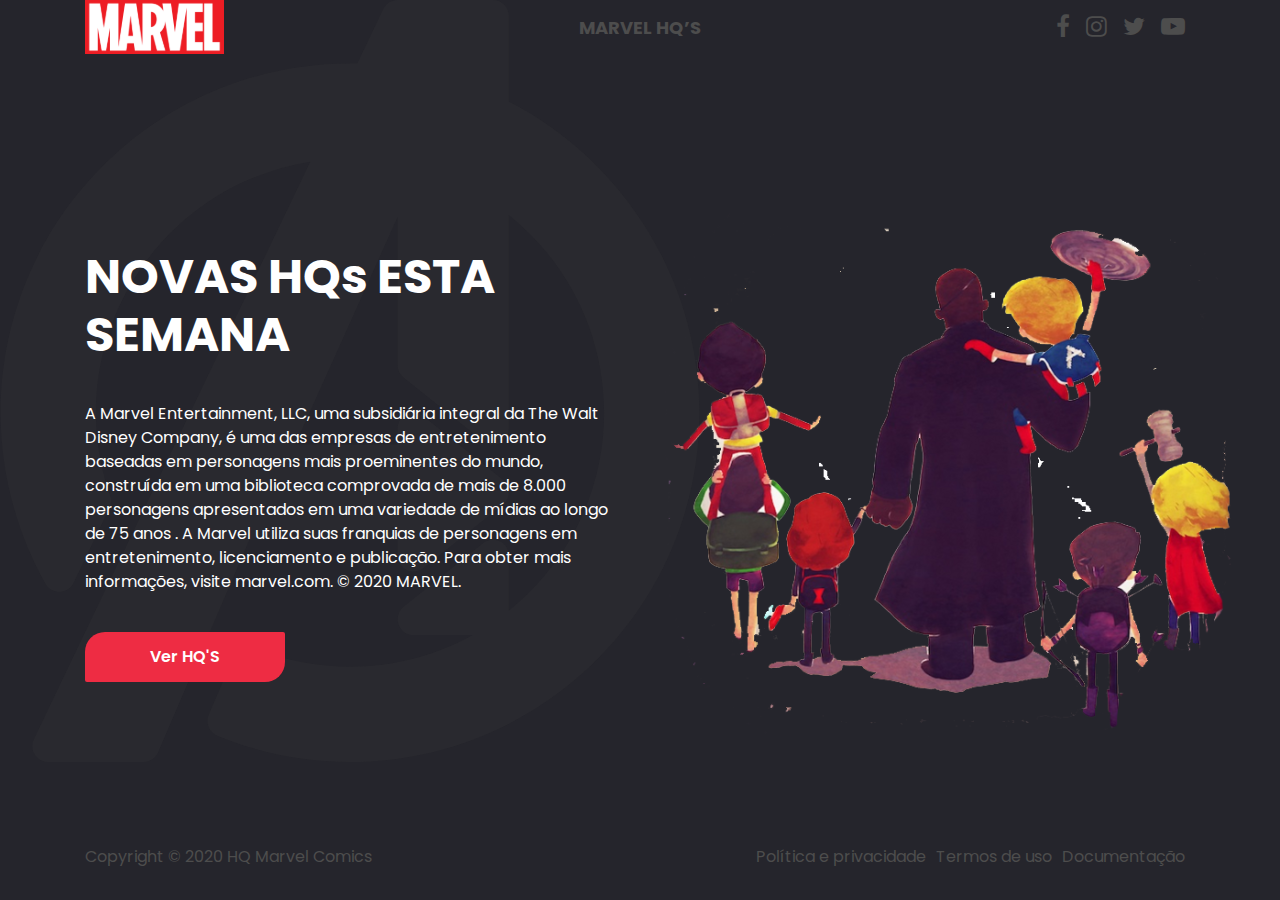
<file: index.html>
<!DOCTYPE html>
<html lang="en">

<head>
    <meta charset="UTF-8">
    <meta name="viewport" content="width=device-width, initial-scale=1.0, maximum-scale=1.0, user-scalable=no" />


    <link rel="shortcut icon" href="./assets/favicon/favicon.ico" type="image/x-icon">

    <!-- IMPORT CSS BOOTSTRAP -->
    <link rel="stylesheet" href="https://stackpath.bootstrapcdn.com/bootstrap/4.5.2/css/bootstrap.min.css" integrity="sha384-JcKb8q3iqJ61gNV9KGb8thSsNjpSL0n8PARn9HuZOnIxN0hoP+VmmDGMN5t9UJ0Z" crossorigin="anonymous">

    <!-- CSS -->
    <link rel="stylesheet" href="https://stackpath.bootstrapcdn.com/font-awesome/4.7.0/css/font-awesome.min.css" integrity="sha384-wvfXpqpZZVQGK6TAh5PVlGOfQNHSoD2xbE+QkPxCAFlNEevoEH3Sl0sibVcOQVnN" crossorigin="anonymous">
    <link rel="stylesheet" href="./styles/style-index.css">
    <link rel="stylesheet" href="./styles/global.css">
    <title>Marvel - HQ</title>
</head>

<body>
    <header>
        <nav class="container">
            <div>
                <a href="../">
                    <img src="./assets/marvel-logo.svg" alt="Marvel Logo">
                </a>
            </div>
            <div class="div-title-nav">
                <span>
                MARVEL HQ’S
                </span>
            </div>
            <div class="div-icon-social-navbar">
                <a href="https://www.facebook.com/Marvel/" target="_blank">
                    <i class="fa fa-facebook" aria-hidden="true"></i>
                </a>
                <a href="https://www.instagram.com/marvel/" target="_blank">
                    <i class="fa fa-instagram" aria-hidden="true"></i>
                </a>
                <a href="https://twitter.com/marvel" target="_blank">
                    <i class="fa fa-twitter" aria-hidden="true"></i>
                </a>
                <a href="https://www.youtube.com/channel/UCvC4D8onUfXzvjTOM-dBfEA" target="_blank">
                    <i class="fa fa-youtube-play" aria-hidden="true"></i>
                </a>
            </div>
        </nav>
    </header>
    <main>
        <div class="container">
            <div class="row">
                <div class="div-content-info-main col-md-6">
                    <h1>NOVAS HQs ESTA SEMANA</h1>
                    <p>A Marvel Entertainment, LLC, uma subsidiária integral da The Walt Disney Company, é uma das empresas de entretenimento baseadas em personagens mais proeminentes do mundo, construída em uma biblioteca comprovada de mais de 8.000 personagens
                        apresentados em uma variedade de mídias ao longo de 75 anos . A Marvel utiliza suas franquias de personagens em entretenimento, licenciamento e publicação. Para obter mais informações, visite marvel.com. © 2020 MARVEL.</p>
                    <div class="div-btn-main">
                        <a href="./search-hq/index.html">
                            <button>
                                Ver HQ'S
                            </button>
                        </a>
                    </div>
                </div>
                <div class="col-md-6">
                    <div class="div-image-hero">
                        <img src="./assets/hero-marvel.svg" alt="Hero Image">
                    </div>
                </div>
            </div>
        </div>
    </main>
    <footer>
        <div class="container">
            <div>
                <span>Copyright © 2020 HQ Marvel Comics</span>
            </div>
            <div class="div-item-footer">
                <span>Política e privacidade</span>
                <span>Termos de uso</span>
                <span>Documentação</span>
            </div>
        </div>
    </footer>


    <!-- SCRIPT BOOTSTRAP -->
    <script src="https://code.jquery.com/jquery-3.5.1.slim.min.js" integrity="sha384-DfXdz2htPH0lsSSs5nCTpuj/zy4C+OGpamoFVy38MVBnE+IbbVYUew+OrCXaRkfj" crossorigin="anonymous"></script>
    <script src="https://cdn.jsdelivr.net/npm/popper.js@1.16.1/dist/umd/popper.min.js" integrity="sha384-9/reFTGAW83EW2RDu2S0VKaIzap3H66lZH81PoYlFhbGU+6BZp6G7niu735Sk7lN" crossorigin="anonymous"></script>
    <script src="https://stackpath.bootstrapcdn.com/bootstrap/4.5.2/js/bootstrap.min.js" integrity="sha384-B4gt1jrGC7Jh4AgTPSdUtOBvfO8shuf57BaghqFfPlYxofvL8/KUEfYiJOMMV+rV" crossorigin="anonymous"></script>
</body>

</html>
</file>
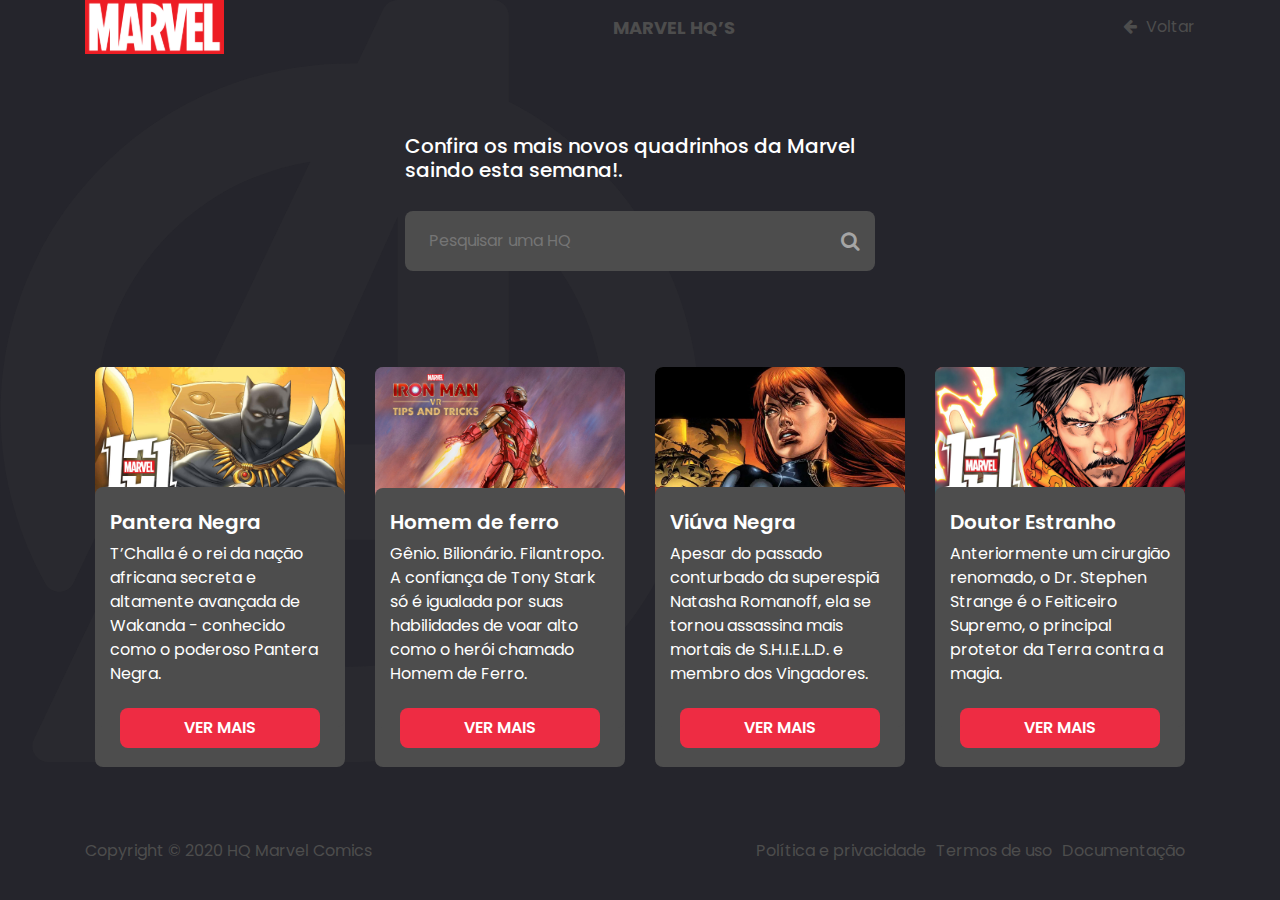
<file: search-hq/index.html>
<!DOCTYPE html>
<html lang="pt-br">

<head>
    <meta charset="UTF-8">
    <meta name="viewport" content="width=device-width, initial-scale=1.0, maximum-scale=1.0, user-scalable=no" />


    <link rel="shortcut icon" href="../assets/favicon/favicon.ico" type="image/x-icon">

    <!-- IMPORT CSS BOOTSTRAP -->
    <link rel="stylesheet" href="https://stackpath.bootstrapcdn.com/bootstrap/4.5.2/css/bootstrap.min.css" integrity="sha384-JcKb8q3iqJ61gNV9KGb8thSsNjpSL0n8PARn9HuZOnIxN0hoP+VmmDGMN5t9UJ0Z" crossorigin="anonymous">

    <!-- CSS -->
    <link rel="stylesheet" href="https://stackpath.bootstrapcdn.com/font-awesome/4.7.0/css/font-awesome.min.css" integrity="sha384-wvfXpqpZZVQGK6TAh5PVlGOfQNHSoD2xbE+QkPxCAFlNEevoEH3Sl0sibVcOQVnN" crossorigin="anonymous">
    <link rel="stylesheet" href="../styles/style-search-hq.css">
    <link rel="stylesheet" href="../styles/global.css">
    <title>Search HQ - Marvel</title>
</head>

<body>
    <header>
        <nav class="container">
            <div>
                <a href="/">
                    <img src="../assets/marvel-logo.svg" alt="Marvel Logo">
                </a>
            </div>
            <div class="div-title-nav">
                <span>
                MARVEL HQ’S
                </span>
            </div>
            <div class="div-back-page">
                <a href="../index.html">
                    <i class="fa fa-arrow-left" aria-hidden="true"></i> Voltar
                </a>
            </div>
        </nav>
    </header>
    <main class="container">
        <div class="row">
            <div class="col-md-12 div-search-input">
                <h1>
                    Confira os mais novos quadrinhos da Marvel saindo esta semana!.
                </h1>
                <form>
                    <input type="text" placeholder="Pesquisar uma HQ">
                    <button>
                  <i class="fa fa-search" aria-hidden="true"></i>
                </button>
                </form>
            </div>
        </div>
        <div class="row">
            <div class="col-md-3">
                <div class="card-hq">
                    <img src="../assets/images-hq/panther.jpg" alt="Marvel">
                    <div class="div-content-info-card">
                        <div class="div-content-text-card">
                            <h1>Pantera Negra</h1>
                            <p>
                                T’Challa é o rei da nação africana secreta e altamente avançada de Wakanda - conhecido como o poderoso Pantera Negra.</p>
                        </div>
                        <div class="div-button-card">
                            <a href="https://www.marvel.com/characters/black-panther-t-challa" target="_blank">
                                <button class="button-more-card">
                                    Ver mais
                                </button>
                            </a>
                        </div>
                    </div>
                </div>
            </div>
            <div class="col-md-3">
                <div class="card-hq">
                    <img src="../assets/images-hq/iron-man.jpg" alt="Marvel">
                    <div class="div-content-info-card">
                        <div class="div-content-text-card">
                            <h1>Homem de ferro</h1>
                            <p>
                                Gênio. Bilionário. Filantropo. A confiança de Tony Stark só é igualada por suas habilidades de voar alto como o herói chamado Homem de Ferro.</p>
                        </div>
                        <div class="div-button-card">
                            <a href="https://www.marvel.com/characters/iron-man-tony-stark" target="_blank">
                                <button class="button-more-card">
                                    Ver mais
                                </button>
                            </a>
                        </div>
                    </div>
                </div>
            </div>
            <div class="col-md-3">
                <div class="card-hq">
                    <img src="../assets/images-hq/romanoff.jpg" alt="Marvel">
                    <div class="div-content-info-card">
                        <div class="div-content-text-card">
                            <h1>Viúva Negra</h1>
                            <p>Apesar do passado conturbado da superespiã Natasha Romanoff, ela se tornou assassina mais mortais de S.H.I.E.L.D. e membro dos Vingadores.
                            </p>
                        </div>
                        <div class="div-button-card">
                            <a href="https://www.marvel.com/characters/black-widow-natasha-romanoff" target="_blank">
                                <button class="button-more-card">
                                    Ver mais
                                </button>
                            </a>
                        </div>
                    </div>
                </div>
            </div>
            <div class="col-md-3">
                <div class="card-hq">
                    <img src="../assets/images-hq/doctor-strange.jpg" alt="Marvel">
                    <div class="div-content-info-card">
                        <div class="div-content-text-card">
                            <h1>Doutor Estranho</h1>
                            <p>Anteriormente um cirurgião renomado, o Dr. Stephen Strange é o Feiticeiro Supremo, o principal protetor da Terra contra a magia.</p>
                        </div>
                        <div class="div-button-card">
                            <a href="https://www.marvel.com/characters/doctor-strange-stephen-strange" target="_blank">
                                <button class="button-more-card">
                                    Ver mais
                                </button>
                            </a>
                        </div>
                    </div>
                </div>
            </div>
        </div>
    </main>
    <footer>
        <div class="container">
            <div>
                <span>Copyright © 2020 HQ Marvel Comics</span>
            </div>
            <div class="div-item-footer">
                <span>Política e privacidade</span>
                <span>Termos de uso</span>
                <span>Documentação</span>
            </div>
        </div>
    </footer>
    <!-- SCRIPT BOOTSTRAP -->
    <script src="https://code.jquery.com/jquery-3.5.1.slim.min.js" integrity="sha384-DfXdz2htPH0lsSSs5nCTpuj/zy4C+OGpamoFVy38MVBnE+IbbVYUew+OrCXaRkfj" crossorigin="anonymous"></script>
    <script src="https://cdn.jsdelivr.net/npm/popper.js@1.16.1/dist/umd/popper.min.js" integrity="sha384-9/reFTGAW83EW2RDu2S0VKaIzap3H66lZH81PoYlFhbGU+6BZp6G7niu735Sk7lN" crossorigin="anonymous"></script>
    <script src="https://stackpath.bootstrapcdn.com/bootstrap/4.5.2/js/bootstrap.min.js" integrity="sha384-B4gt1jrGC7Jh4AgTPSdUtOBvfO8shuf57BaghqFfPlYxofvL8/KUEfYiJOMMV+rV" crossorigin="anonymous"></script>
</body>

</html>
</file>
<file: styles/style-index.css>
main {
    margin-top: 3.2rem;
    height: 80%;
    display: flex;
    align-items: center;
}

main div.container .col-md-6 {
    display: flex;
    flex-direction: column;
    justify-content: center;
}

main .div-content-info-main h1 {
    font-size: 3rem;
    color: var(--color-white);
    font-weight: 700;
    margin-bottom: 2.4rem;
}

main .div-content-info-main p {
    color: var(--color-white);
    font-weight: 400;
    margin-bottom: 2.4rem;
}

main .div-content-info-main .div-btn-main button {
    width: 200px;
    height: 50px;
    border-radius: 20px 2px 20px 2px;
    border: none;
    outline: none;
    background: var(--color-primary);
    color: var(--color-white);
    font-weight: 600;
    transition: filter 0.3s ease-in;
}

main .div-content-info-main .div-btn-main button:hover {
    filter: brightness(110%);
}


/* // Extra small devices (portrait phones, less than 576px) */

@media (max-width: 575.98px) {
    main {
        height: auto;
    }
    .div-image-hero {
        text-align: center;
        display: none;
    }
    .div-image-hero img {
        width: 200px;
    }
    main .div-content-info-main h1 {
        font-size: 2rem;
    }
    .div-btn-main {
        display: flex;
        justify-content: center;
        margin-bottom: 2rem;
    }
    main .div-content-info-main .div-btn-main button {
        width: 300px;
    }
}


/* // Small devices (landscape phones, 576px and up) */

@media (min-width: 576px) and (max-width: 767.98px) {
    main {
        height: auto;
    }
    .container {
        height: 100%;
    }
    .div-image-hero {
        text-align: center;
        display: none;
    }
    .div-image-hero img {
        width: 200px;
    }
    main .div-content-info-main h1 {
        font-size: 2rem;
    }
    .div-btn-main {
        display: flex;
        justify-content: center;
        margin-bottom: 2rem;
    }
    main .div-content-info-main .div-btn-main button {
        width: 300px;
    }
}


/* // Medium devices (tablets, 768px and up) */

@media (min-width: 768px) and (max-width: 991.98px) {
    main {
        height: auto;
    }
    .div-image-hero img {
        width: 100%;
    }
    main .div-content-info-main p {
        font-size: 14px;
    }
}


/* // Large devices (desktops, 992px and up) */

@media (min-width: 992px) and (max-width: 1199.98px) {
    .div-image-hero img {
        width: 100%;
    }
}


/* // Extra large devices (large desktops, 1200px and up) */

@media (min-width: 1200px) {}
</file>
<file: styles/global.css>
@import url('https://fonts.googleapis.com/css2?family=Poppins:ital,wght@0,400;0,500;0,600;0,700;0,800;0,900;1,400;1,500;1,600;1,700;1,800&display=swap');
* {
    margin: 0;
    padding: 0;
    box-sizing: border-box;
}

*::selection {
    background: var(--color-primary);
}

:root {
    --color-primary: #EE2C43;
    --color-secondary-dark: #25252C;
    --color-secondary-light: #4D4D4D;
    --color-icons: #A5A5A5;
    --color-white: #fff;
}

html,
body {
    width: 100%;
    height: 100%;
    font-family: 'Poppins';
}

body {
    background: var(--color-secondary-dark);
    background-image: url(../assets/avenger.svg);
    background-repeat: no-repeat;
    background-size: 700px;
}


/* NAVBAR STYLE */

header {
    width: 100%;
}

header nav {
    width: 100%;
    display: flex;
    align-items: center;
    justify-content: space-between;
    color: var(--color-secondary-light);
}

header nav span {
    font-weight: 700;
    font-size: 18px;
}

header nav .div-icon-social-navbar {
    font-size: 24px;
}

header nav .div-icon-social-navbar a {
    color: var(--color-secondary-light);
}

header nav .div-icon-social-navbar a:hover {
    text-decoration: none;
}

header nav .div-icon-social-navbar i {
    margin-right: 10px;
    cursor: pointer;
    transition: all 0.3s ease;
}

header nav .div-icon-social-navbar i:hover {
    color: var(--color-primary);
}

header nav .div-back-page a {
    text-decoration: none;
    transition: all 0.4s ease;
    color: var(--color-secondary-light);
}

header nav .div-back-page a:hover {
    color: var(--color-primary);
}

header nav .div-back-page i {
    margin-right: 5px;
}


/* FOOTER STYLES  */

footer {
    margin-bottom: 20px;
    margin-top: 20px;
}

footer .container {
    width: 100%;
    display: flex;
    align-items: center;
    justify-content: space-between;
    color: var(--color-secondary-light);
}

footer .container .div-item-footer {
    display: flex;
    align-items: center;
    justify-content: space-between;
}

footer .container .div-item-footer span {
    margin-right: 10px;
    cursor: pointer;
    transition: filter 0.3s ease-in;
}

footer .container .div-item-footer span:hover {
    filter: brightness(130%);
}


/* // Extra small devices (portrait phones, less than 576px) */

@media (max-width: 575.98px) {
    body {
        background-size: 400px;
    }
    header {
        padding-top: 1rem;
    }
    .div-title-nav {
        display: none;
    }
    footer {
        margin-bottom: 20px;
        margin-top: 20px;
    }
    footer .container {
        display: flex;
        flex-direction: column;
    }
    footer .container div span {
        font-size: 14px;
    }
    footer .container .div-item-footer span {
        margin-right: 8px;
        margin-top: 10px;
    }
}


/* // Small devices (landscape phones, 576px and up) */

@media (min-width: 576px) and (max-width: 767.98px) {
    body {
        background-size: 400px;
    }
    header {
        padding-top: 1rem;
    }
    .div-title-nav {
        display: none;
    }
    footer {
        margin-bottom: 20px;
        margin-top: 0;
    }
    footer .container {
        display: flex;
        flex-direction: column;
    }
    footer .container div span {
        font-size: 14px;
    }
    footer .container .div-item-footer span {
        margin-right: 8px;
        margin-top: 10px;
    }
}
</file>
<file: styles/style-search-hq.css>
main {
    height: 85%;
    display: flex;
    align-items: center;
    flex-direction: column;
}

main .div-search-input {
    width: 500px;
    margin-top: 5rem;
    margin-bottom: 6rem;
}

main .div-search-input h1 {
    font-size: 20px;
    color: var(--color-white);
    margin-bottom: 1.8rem;
}

main .div-search-input form {
    position: relative;
}

main .div-search-input form input {
    width: 100%;
    height: 60px;
    border: none;
    border-radius: 8px;
    outline: none;
    padding: 0 24px;
    background: var(--color-secondary-light);
    color: var(--color-white);
}

main .div-search-input form button {
    position: absolute;
    right: 15px;
    top: 15px;
    background: var(--color-secondary-light);
    border: none;
    color: var(--color-icons);
    font-size: 20px;
    transition: all 0.3s ease;
}

main .div-search-input form button:hover {
    color: var(--color-primary);
}

main .col-md-3 .card-hq {
    height: 400px;
    width: 250px;
    border-radius: 8px;
    background: var(--color-secondary-light);
    position: relative;
    overflow: hidden;
}

main .col-md-3 .card-hq img {
    width: 100%;
    z-index: 1;
    transition: all 0.5s ease;
}

main .col-md-3 .card-hq:hover img {
    transform: scale(1.2);
}

main .col-md-3 .card-hq .div-content-info-card {
    width: 100%;
    height: 240px;
    background: var(--color-secondary-light);
    margin-top: -20px;
    z-index: 2;
    position: absolute;
    border-radius: 8px;
    padding: 0 15px 15px 15px;
}

main .div-content-text-card h1 {
    font-size: 20px;
    margin-top: 1.4rem;
    font-weight: 600;
    color: var(--color-white);
}

main .div-content-text-card p {
    color: var(--color-white);
    font-weight: 400;
}

main .div-button-card {
    width: 100%;
    height: 100%;
    display: flex;
    justify-content: center;
}

main button.button-more-card {
    width: 200px;
    height: 40px;
    border: none;
    border-radius: 8px;
    background: var(--color-primary);
    color: var(--color-white);
    text-transform: uppercase;
    font-weight: 600;
    margin-top: 0.4rem;
    transition: all 0.5s ease;
}

main button.button-more-card:hover {
    filter: brightness(120%);
}


/* // Extra small devices (portrait phones, less than 576px) */

@media (max-width: 575.98px) {
    main {
        height: auto;
    }
    main .div-search-input {
        width: 100%;
    }
    main .col-md-3 .card-hq {
        height: 400px;
        width: 100%;
        margin-bottom: 2rem;
    }
}


/* // Small devices (landscape phones, 576px and up) */

@media (min-width: 576px) and (max-width: 767.98px) {
    main {
        height: auto;
    }
    main .div-search-input {
        width: 100%;
    }
    main .col-md-3 .card-hq {
        height: 500px;
        width: 100%;
        margin-bottom: 2rem;
    }
}


/* // Medium devices (tablets, 768px and up) */

@media (min-width: 768px) and (max-width: 991.98px) {
    main {
        height: auto;
    }
    main .div-search-input {
        margin-bottom: 3rem;
    }
    main .col-md-3 .card-hq {
        height: 350px;
        width: 100%;
    }
    main .div-content-text-card p {
        color: var(--color-white);
        font-weight: 400;
        font-size: 12px;
    }
}


/* // Large devices (desktops, 992px and up) */

@media (min-width: 992px) and (max-width: 1199.98px) {}


/* // Extra large devices (large desktops, 1200px and up) */

@media (min-width: 1200px) {}
</file>
